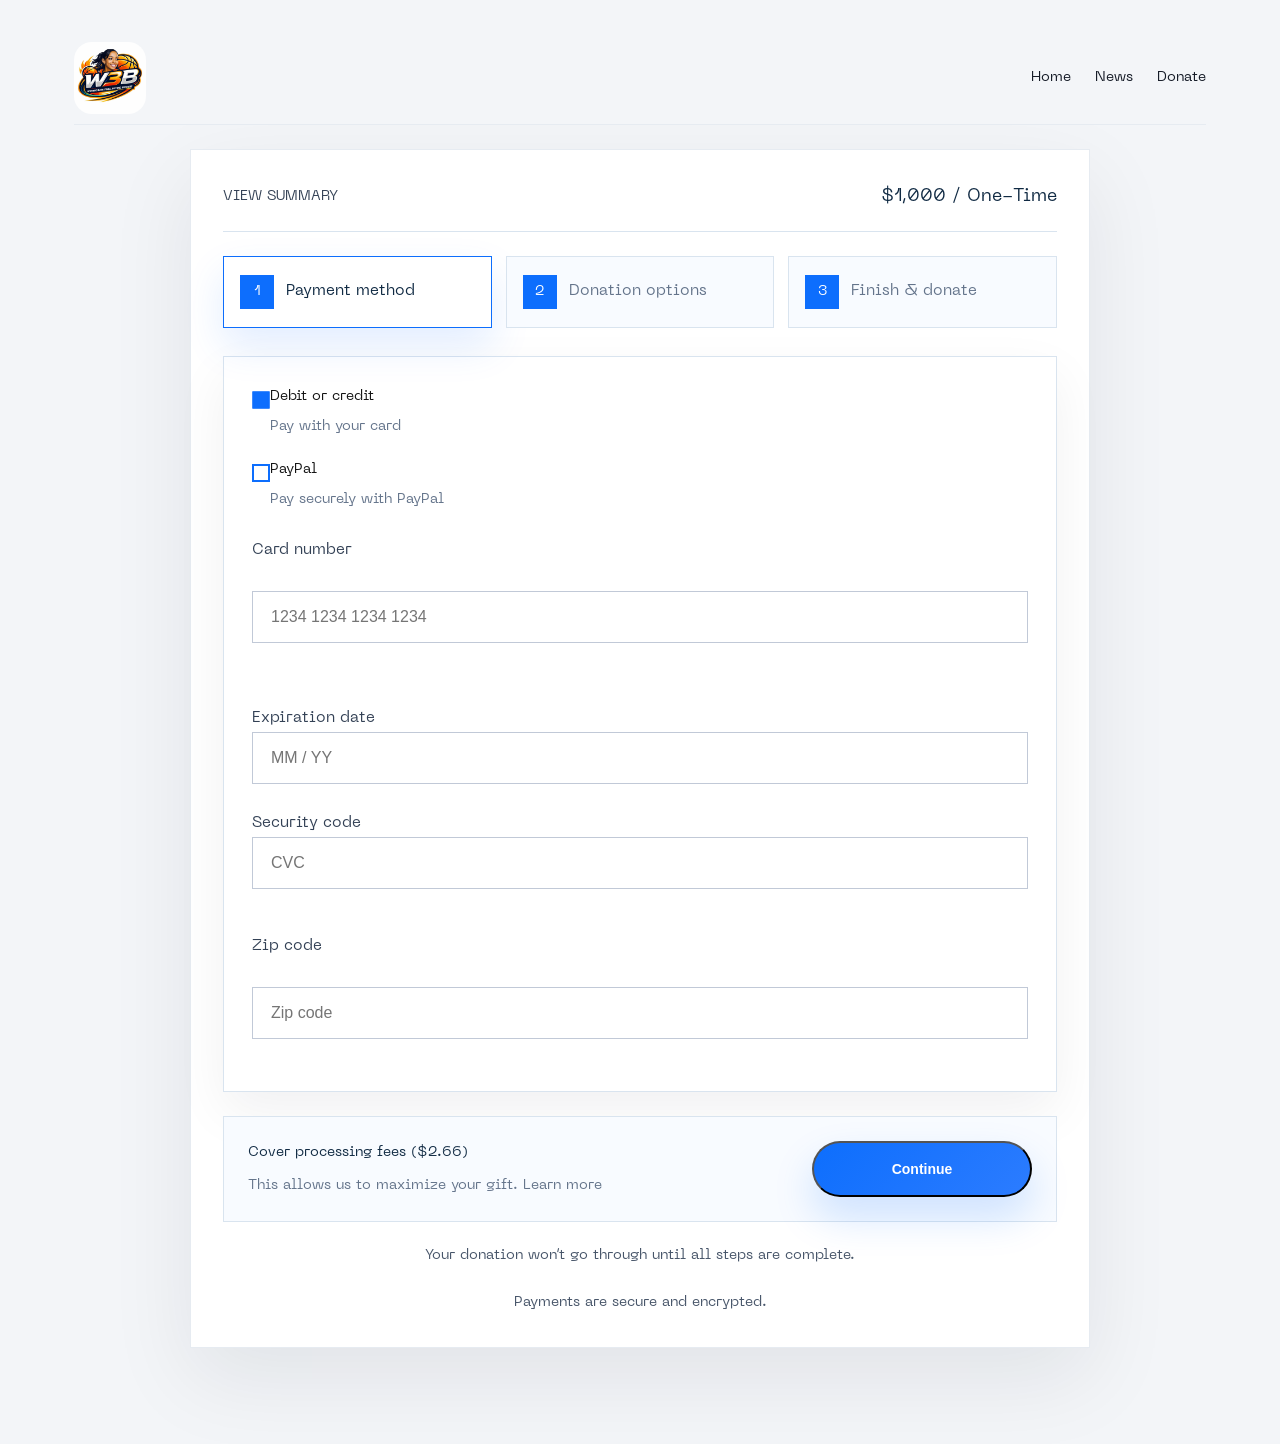
<file: donate-next.html>
<!DOCTYPE html>
<html lang="en">
  <head>
    <meta charset="UTF-8" />
    <meta name="viewport" content="width=device-width, initial-scale=1.0" />
    <title>Donate Checkout | W3B</title>
    <link rel="stylesheet" href="styles.css?v=20261028-3" />
  </head>
  <body>
    <div class="page-shell checkout-shell">
      <header class="site-header">
        <div class="brand">
          <img src="logo.png" alt="W3B logo" class="brand-logo" />
        </div>
        <nav class="site-nav">
          <a href="index.html">Home</a>
          <a href="news.html">News</a>
          <a href="donate.html">Donate</a>
        </nav>
      </header>

      <main>
        <section class="checkout-card">
          <div class="checkout-summary-top">
            <div class="summary-caption">View summary</div>
            <div class="summary-total" id="checkout-total"></div>
          </div>

          <div class="step-indicator">
            <div class="step active">
              <span>1</span>
              <p>Payment method</p>
            </div>
            <div class="step">
              <span>2</span>
              <p>Donation options</p>
            </div>
            <div class="step">
              <span>3</span>
              <p>Finish & donate</p>
            </div>
          </div>

          <div class="payment-card">
            <div class="payment-header">
              <button type="button" class="radio-option selected" id="card-method" aria-pressed="true">
                <div class="radio-circle"></div>
                <div>
                  <strong>Debit or credit</strong>
                  <div class="radio-caption">Pay with your card</div>
                </div>
              </button>
              <button type="button" class="radio-option" id="paypal-method" aria-pressed="false">
                <div class="radio-circle"></div>
                <div>
                  <strong>PayPal</strong>
                  <div class="radio-caption">Pay securely with PayPal</div>
                </div>
              </button>
            </div>

            <div id="card-fields" class="field-grid">
              <label class="input-label" for="card-number">Card number</label>
              <input class="input-control" id="card-number" type="text" placeholder="1234 1234 1234 1234" required />
              <span class="error-text" id="card-number-error"></span>

              <div class="card-row">
                <div class="card-half">
                  <label class="input-label" for="expiry-date">Expiration date</label>
                  <input class="input-control" id="expiry-date" type="text" placeholder="MM / YY" required />
                  <span class="error-text" id="expiry-date-error"></span>
                </div>
                <div class="card-half">
                  <label class="input-label" for="security-code">Security code</label>
                  <input class="input-control" id="security-code" type="text" placeholder="CVC" required />
                  <span class="error-text" id="security-code-error"></span>
                </div>
              </div>

              <label class="input-label" for="zip-code">Zip code</label>
              <input class="input-control" id="zip-code" type="text" placeholder="Zip code" />
            </div>

            <div id="paypal-panel" class="paypal-panel hidden">
              <div class="paypal-summary">
                <p class="paypal-heading">PayPal checkout</p>
                <p class="paypal-description">You’ll be redirected to PayPal to complete your donation securely.</p>
                <div class="paypal-cta">PayPal</div>
              </div>
            </div>
          </div>

          <div class="checkout-footer">
            <div class="checkout-note">
              <strong>Cover processing fees ($2.66)</strong>
              <p>This allows us to maximize your gift. Learn more</p>
            </div>
            <button id="continue-button" class="btn btn-primary btn-wide" type="button">Continue</button>
          </div>

          <p class="checkout-info">
            Your donation won’t go through until all steps are complete.
          </p>

          <p class="checkout-secure">Payments are secure and encrypted.</p>
        </section>
      </main>
    </div>

    <script>
      function formatNumber(value) {
        return new Intl.NumberFormat('en-US', { maximumFractionDigits: 2 }).format(value);
      }

      const targetUrl = 'https://fundraise.asyv.org/campaign/803534/donate';
      const params = new URLSearchParams(window.location.search);
      const amount = Number(params.get('amount')) || 1000;
      const currency = params.get('currency') || 'USD';
      const symbol = currency === 'USD' ? '$' : 'RWF ';
      const total = document.getElementById('checkout-total');
      const cardMethod = document.getElementById('card-method');
      const paypalMethod = document.getElementById('paypal-method');
      const cardFields = document.getElementById('card-fields');
      const paypalPanel = document.getElementById('paypal-panel');
      const continueButton = document.getElementById('continue-button');
      const cardNumber = document.getElementById('card-number');
      const expiryDate = document.getElementById('expiry-date');
      const securityCode = document.getElementById('security-code');
      const cardNumberError = document.getElementById('card-number-error');
      const expiryDateError = document.getElementById('expiry-date-error');
      const securityCodeError = document.getElementById('security-code-error');

      let selectedMethod = 'card';

      function updateMethod(method) {
        selectedMethod = method;
        const usingCard = method === 'card';
        cardMethod.classList.toggle('selected', usingCard);
        paypalMethod.classList.toggle('selected', !usingCard);
        cardMethod.setAttribute('aria-pressed', usingCard);
        paypalMethod.setAttribute('aria-pressed', !usingCard);
        cardFields.classList.toggle('hidden', !usingCard);
        paypalPanel.classList.toggle('hidden', usingCard);
        continueButton.textContent = usingCard ? 'Continue' : 'Continue with PayPal';
        continueButton.classList.toggle('btn-paypal', !usingCard);
        continueButton.classList.toggle('btn-primary', usingCard);
        clearErrors();
      }

      function clearErrors() {
        cardNumberError.textContent = '';
        expiryDateError.textContent = '';
        securityCodeError.textContent = '';
      }

      function validateCardFields() {
        let isValid = true;
        clearErrors();
        if (!cardNumber.value.trim()) {
          cardNumberError.textContent = 'Card number is required';
          isValid = false;
        }
        if (!expiryDate.value.trim()) {
          expiryDateError.textContent = 'Expiration date is required';
          isValid = false;
        }
        if (!securityCode.value.trim()) {
          securityCodeError.textContent = 'Security code is required';
          isValid = false;
        }
        return isValid;
      }

      function buildRedirectUrl() {
        const query = new URLSearchParams({
          currency,
          amount: String(amount),
          method: selectedMethod
        });
        return `${targetUrl}?${query.toString()}`;
      }

      cardMethod.addEventListener('click', () => updateMethod('card'));
      paypalMethod.addEventListener('click', () => updateMethod('paypal'));

      continueButton.addEventListener('click', () => {
        if (selectedMethod === 'card' && !validateCardFields()) {
          return;
        }
        window.location.href = buildRedirectUrl();
      });

      total.textContent = symbol + formatNumber(amount) + ' / One-Time';
    </script>
  </body>
</html>
</file>
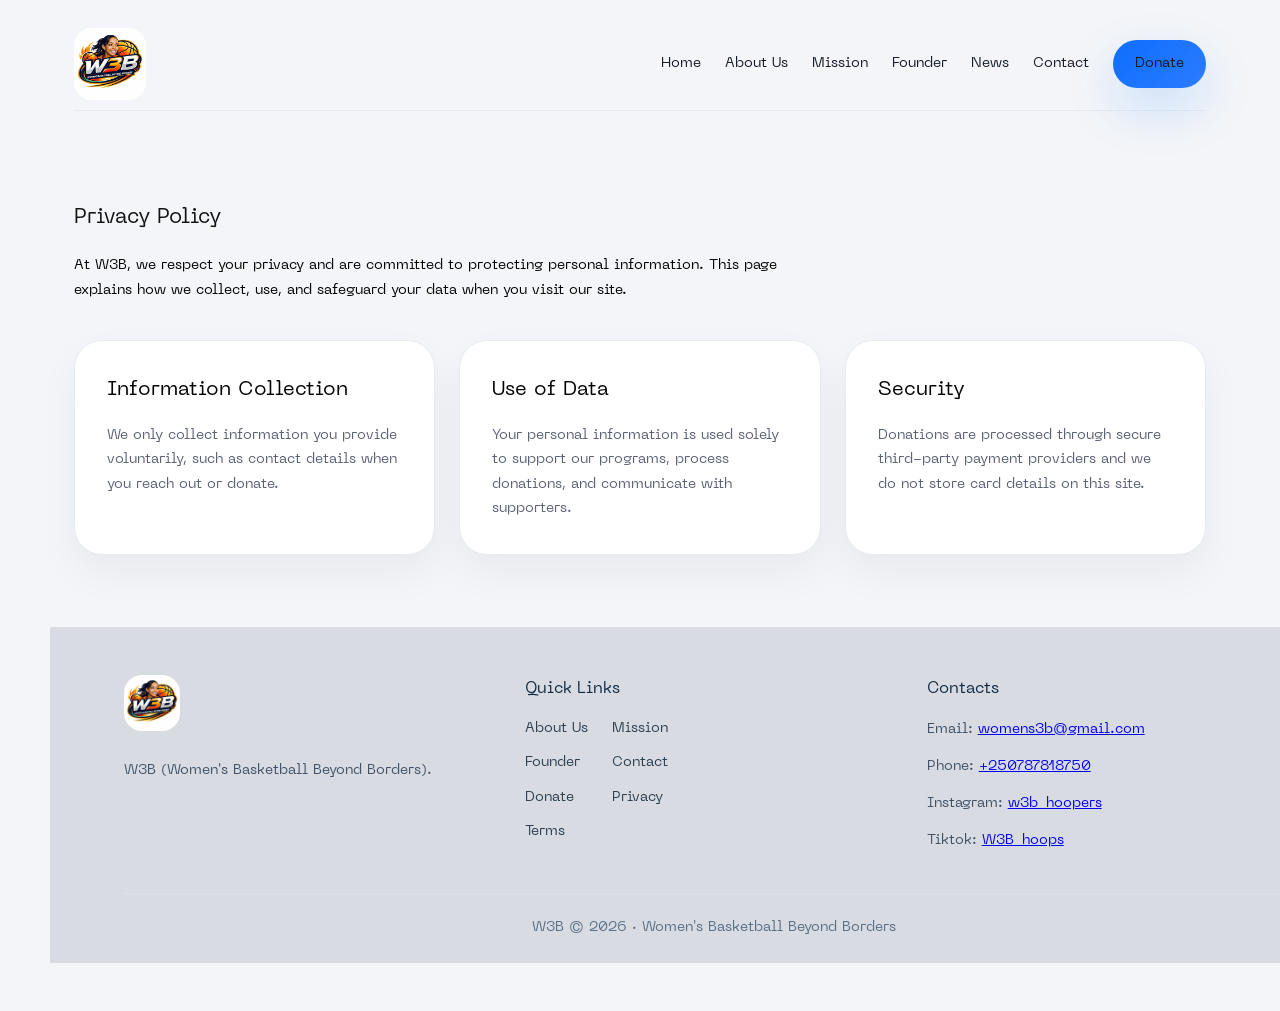
<file: privacy.html>
<!DOCTYPE html>
<html lang="en">
  <head>
    <meta charset="UTF-8" />
    <meta name="viewport" content="width=device-width, initial-scale=1.0" />
    <title>Privacy Policy | W3B</title>
    <meta name="description" content="Learn how W3B protects your privacy and handles donations safely." />
    <link rel="stylesheet" href="styles.css?v=20261028-3" />
  </head>
  <body>
    <div class="page-shell">
      <header class="site-header">
        <div class="brand">
          <img src="logo.png" alt="W3B logo" class="brand-logo" />
        </div>
        <nav class="site-nav">
          <a href="index.html">Home</a>
          <a href="index.html#history">About Us</a>
          <a href="index.html#mission">Mission</a>
          <a href="index.html#founder">Founder</a>
          <a href="news.html">News</a>
          <a href="index.html#contact">Contact</a>
          <a class="donate-link" href="donate.html">Donate</a>
        </nav>
      </header>

      <main>
        <section class="section">
          <div class="section-intro">
            <h1>Privacy Policy</h1>
            <p>
              At W3B, we respect your privacy and are committed to protecting personal information.
              This page explains how we collect, use, and safeguard your data when you visit our site.
            </p>
          </div>
          <div class="card-grid">
            <article class="card">
              <h3>Information Collection</h3>
              <p>
                We only collect information you provide voluntarily, such as contact details when you reach out or donate.
              </p>
            </article>
            <article class="card">
              <h3>Use of Data</h3>
              <p>
                Your personal information is used solely to support our programs, process donations, and communicate with supporters.
              </p>
            </article>
            <article class="card">
              <h3>Security</h3>
              <p>
                Donations are processed through secure third-party payment providers and we do not store card details on this site.
              </p>
            </article>
          </div>
        </section>
      </main>

      <footer class="footer">
        <div class="footer-inner">
          <div class="footer-col">
            <img src="logo.png" alt="W3B logo" class="footer-logo" />
            <p>
              W3B (Women's Basketball Beyond Borders).
            </p>
          </div>
          <div class="footer-col">
            <h3>Quick Links</h3>
            <nav class="footer-links">
              <a href="index.html#history">About Us</a>
              <a href="index.html#mission">Mission</a>
              <a href="index.html#founder">Founder</a>
              <a href="index.html#contact">Contact</a>
              <a href="donate.html">Donate</a>
              <a href="privacy.html">Privacy</a>
              <a href="terms.html">Terms</a>
            </nav>
          </div>
          <div class="footer-col">
            <h3>Contacts</h3>
            <p>Email: <a href="mailto:womens3b@gmail.com">womens3b@gmail.com</a></p>
            <p>Phone: <a href="tel:+250787818750">+250787818750</a></p>
            <p>Instagram: <a href="https://www.instagram.com/w3b_hoopers/" target="_blank" rel="noopener noreferrer">w3b_hoopers</a></p>
            <p>Tiktok: <a href="https://www.tiktok.com/@w3b_hoops?_r=1&_t=ZS-972pzNYmlSH" target="_blank" rel="noopener noreferrer">W3B_hoops</a></p>
          </div>
        </div>
        <p class="footer-note">W3B © 2026 · Women's Basketball Beyond Borders</p>
      </footer>
    </div>
  </body>
</html>
</file>
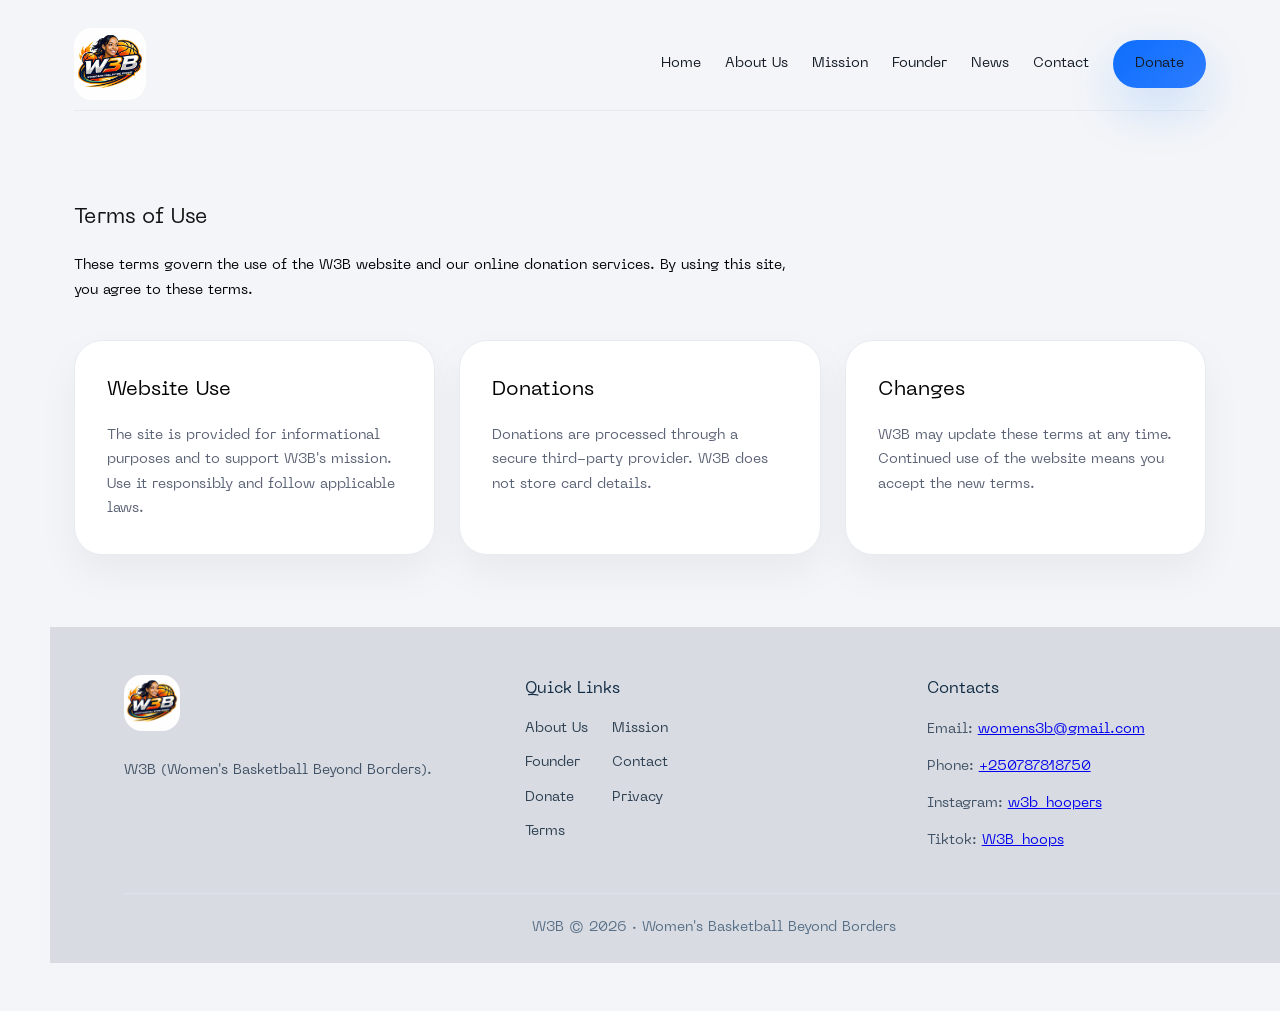
<file: terms.html>
<!DOCTYPE html>
<html lang="en">
  <head>
    <meta charset="UTF-8" />
    <meta name="viewport" content="width=device-width, initial-scale=1.0" />
    <title>Terms of Use | W3B</title>
    <meta name="description" content="Read the terms of use for W3B's site and donation platform." />
    <link rel="stylesheet" href="styles.css?v=20261028-3" />
  </head>
  <body>
    <div class="page-shell">
      <header class="site-header">
        <div class="brand">
          <img src="logo.png" alt="W3B logo" class="brand-logo" />
        </div>
        <nav class="site-nav">
          <a href="index.html">Home</a>
          <a href="index.html#history">About Us</a>
          <a href="index.html#mission">Mission</a>
          <a href="index.html#founder">Founder</a>
          <a href="news.html">News</a>
          <a href="index.html#contact">Contact</a>
          <a class="donate-link" href="donate.html">Donate</a>
        </nav>
      </header>

      <main>
        <section class="section">
          <div class="section-intro">
            <h1>Terms of Use</h1>
            <p>
              These terms govern the use of the W3B website and our online donation services.
              By using this site, you agree to these terms.
            </p>
          </div>
          <div class="card-grid">
            <article class="card">
              <h3>Website Use</h3>
              <p>
                The site is provided for informational purposes and to support W3B's mission.
                Use it responsibly and follow applicable laws.
              </p>
            </article>
            <article class="card">
              <h3>Donations</h3>
              <p>
                Donations are processed through a secure third-party provider. W3B does not store card details.
              </p>
            </article>
            <article class="card">
              <h3>Changes</h3>
              <p>
                W3B may update these terms at any time. Continued use of the website means you accept the new terms.
              </p>
            </article>
          </div>
        </section>
      </main>

      <footer class="footer">
        <div class="footer-inner">
          <div class="footer-col">
            <img src="logo.png" alt="W3B logo" class="footer-logo" />
            <p>
              W3B (Women's Basketball Beyond Borders).
            </p>
          </div>
          <div class="footer-col">
            <h3>Quick Links</h3>
            <nav class="footer-links">
              <a href="index.html#history">About Us</a>
              <a href="index.html#mission">Mission</a>
              <a href="index.html#founder">Founder</a>
              <a href="index.html#contact">Contact</a>
              <a href="donate.html">Donate</a>
              <a href="privacy.html">Privacy</a>
              <a href="terms.html">Terms</a>
            </nav>
          </div>
          <div class="footer-col">
            <h3>Contacts</h3>
            <p>Email: <a href="mailto:womens3b@gmail.com">womens3b@gmail.com</a></p>
            <p>Phone: <a href="tel:+250787818750">+250787818750</a></p>
            <p>Instagram: <a href="https://www.instagram.com/w3b_hoopers/" target="_blank" rel="noopener noreferrer">w3b_hoopers</a></p>
            <p>Tiktok: <a href="https://www.tiktok.com/@w3b_hoops?_r=1&_t=ZS-972pzNYmlSH" target="_blank" rel="noopener noreferrer">W3B_hoops</a></p>
          </div>
        </div>
        <p class="footer-note">W3B © 2026 · Women's Basketball Beyond Borders</p>
      </footer>
    </div>
  </body>
</html>
</file>
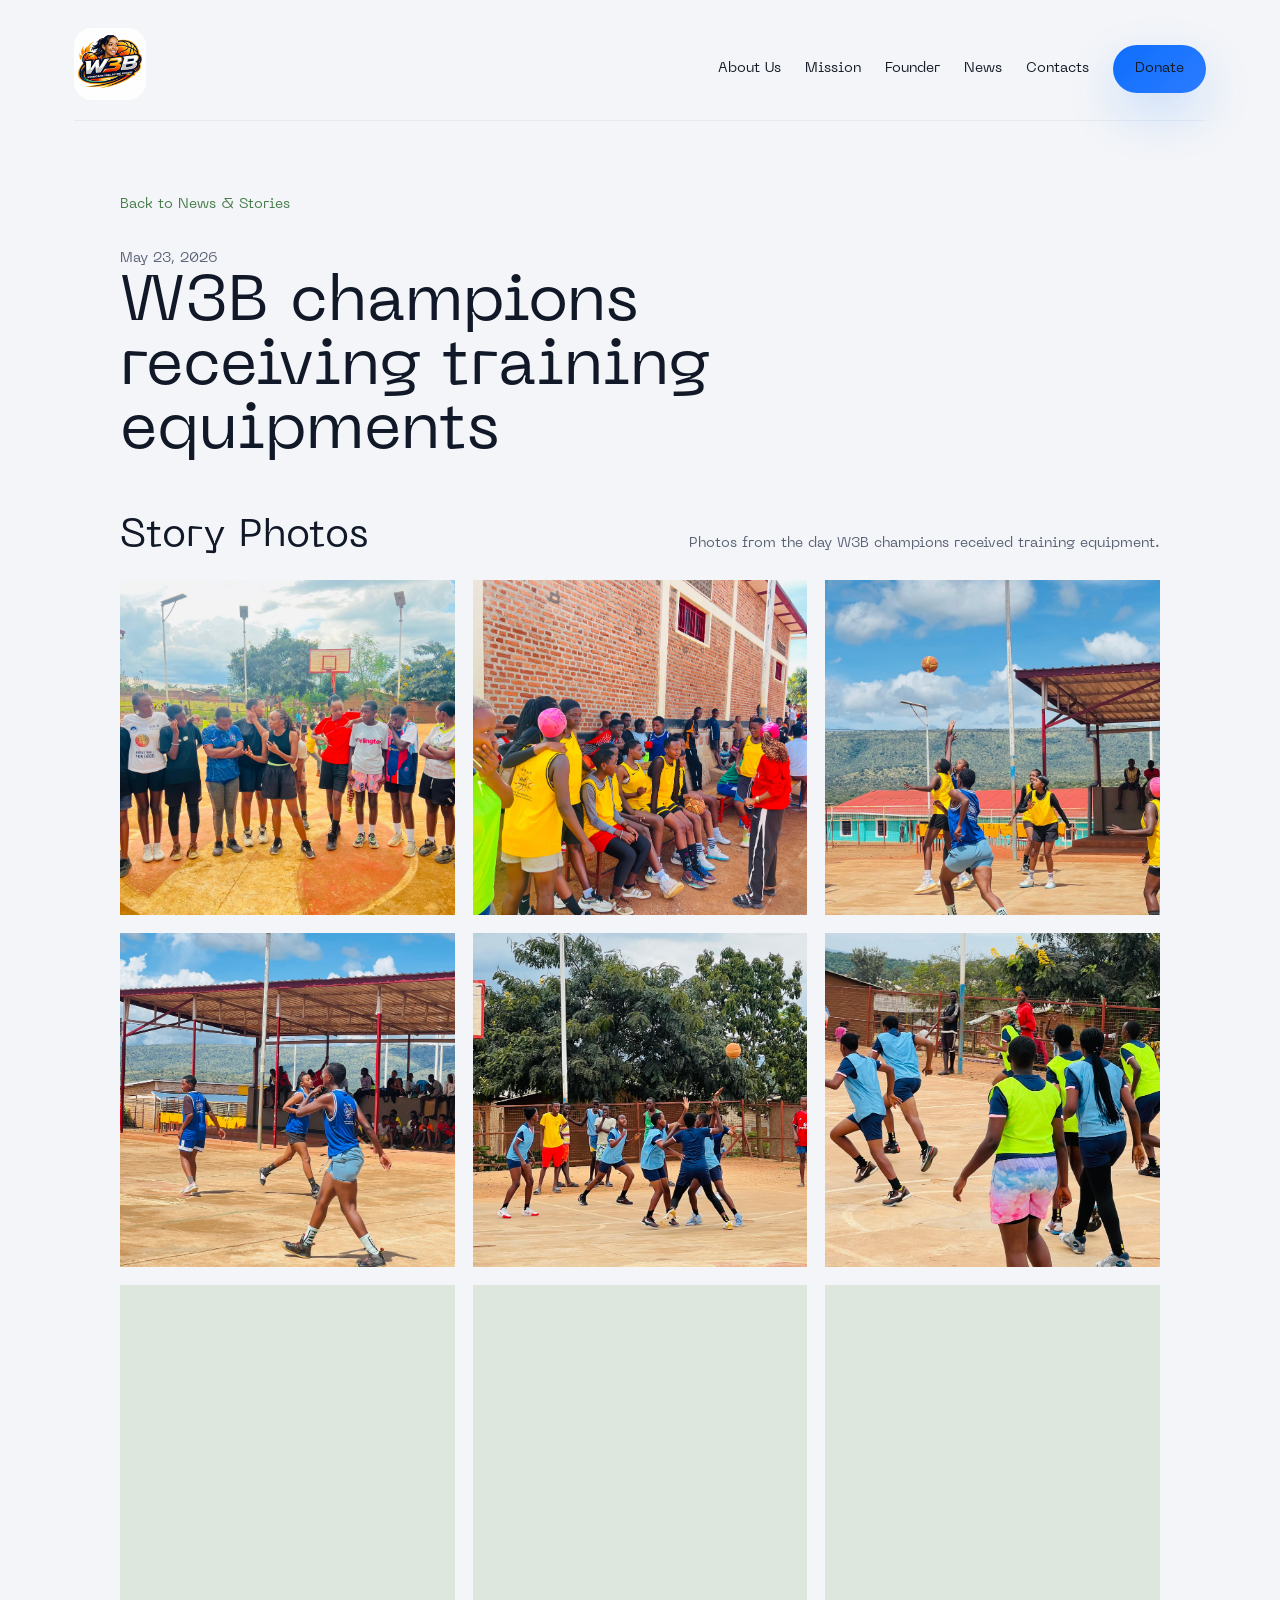
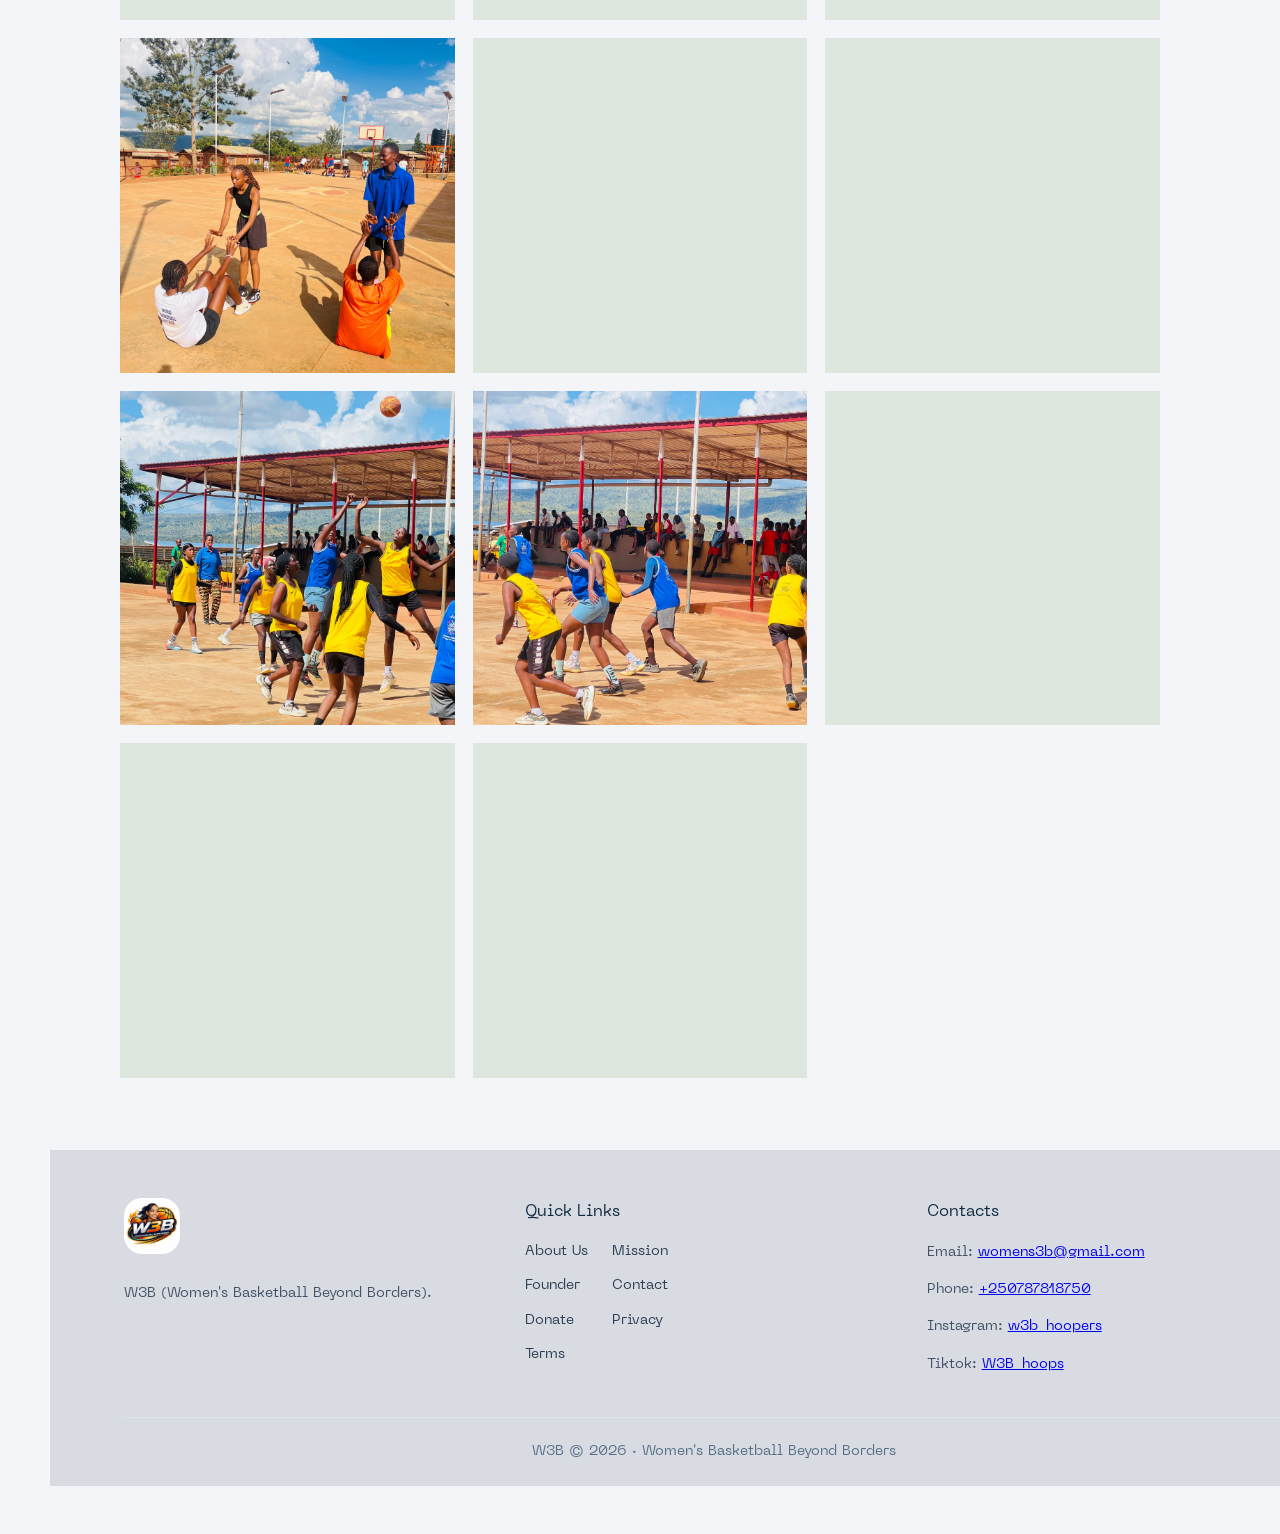
<file: news/post1.html>
<!DOCTYPE html>
<html lang="en">
  <head>
    <meta charset="utf-8" />
    <meta name="viewport" content="width=device-width,initial-scale=1" />
    <title>W3B Champions Receiving Training Equipments | W3B</title>
    <link rel="stylesheet" href="../styles.css" />
  </head>
  <body>
    <div class="page-shell">
      <header class="site-header">
        <div class="brand"><a href="../index.html"><img src="../logo.png" alt="W3B logo" class="brand-logo" /></a></div>
        <nav class="site-nav"><a href="../index.html#history">About Us</a><a href="../index.html#mission">Mission</a><a href="../index.html#founder">Founder</a><a href="../news.html">News</a><a href="../index.html#contact">Contacts</a><a class="donate-link" href="../donate.html">Donate</a></nav>
      </header>

      <main>
        <section class="story-detail section">
          <a class="back-link" href="../news.html">Back to News &amp; Stories</a>
          <div class="story-detail-header">
            <p class="story-detail-date">May 23, 2026</p>
            <h1>W3B champions receiving training equipments</h1>
            
          </div>

  
          <div class="story-article">
            
          </div>

          <div class="story-gallery-intro story-gallery-section">
            <h2>Story Photos</h2>
            <p>
              Photos from the day W3B champions received training equipment.
            </p>
          </div>

          <div id="training-equipment-gallery" class="story-gallery" aria-label="Photo gallery for W3B champions receiving training equipment"></div>
        </section>
      </main>

      <footer class="footer">
        <div class="footer-inner">
          <div class="footer-col"><img src="../logo.png" alt="W3B logo" class="footer-logo" /><p>W3B (Women's Basketball Beyond Borders).</p></div>
          <div class="footer-col"><h3>Quick Links</h3><nav class="footer-links"><a href="../index.html#history">About Us</a><a href="../index.html#mission">Mission</a><a href="../index.html#founder">Founder</a><a href="../index.html#contact">Contact</a><a href="../donate.html">Donate</a><a href="../privacy.html">Privacy</a><a href="../terms.html">Terms</a></nav></div>
          <div class="footer-col"><h3>Contacts</h3><p>Email: <a href="mailto:womens3b@gmail.com">womens3b@gmail.com</a></p><p>Phone: <a href="tel:+250787818750">+250787818750</a></p><p>Instagram: <a href="https://www.instagram.com/w3b_hoopers/" target="_blank" rel="noopener noreferrer">w3b_hoopers</a></p><p>Tiktok: <a href="https://www.tiktok.com/@w3b_hoops?_r=1&_t=ZS-972pzNYmlSH" target="_blank" rel="noopener noreferrer">W3B_hoops</a></p></div>
        </div>
        <p class="footer-note">W3B © 2026 · Women's Basketball Beyond Borders</p>
      </footer>
    </div>

    <script>
      const trainingEquipmentPhotos = [
        'WhatsApp Image 2026-05-26 at 15.09.27 (1).jpeg',
        'WhatsApp Image 2026-05-26 at 15.09.27 (2).jpeg',
        'WhatsApp Image 2026-05-26 at 15.09.27 (3).jpeg',
        'WhatsApp Image 2026-05-26 at 15.09.27 (4).jpeg',
        'WhatsApp Image 2026-05-26 at 15.09.28 (1).jpeg',
        'WhatsApp Image 2026-05-26 at 15.09.28 (2).jpeg',
        'WhatsApp Image 2026-05-26 at 15.09.28 (3).jpeg',
        'WhatsApp Image 2026-05-26 at 15.09.28.jpeg',
        'WhatsApp Image 2026-05-26 at 15.09.29 (1).jpeg',
        'WhatsApp Image 2026-05-26 at 15.09.29 (2).jpeg',
        'WhatsApp Image 2026-05-26 at 15.09.29 (3).jpeg',
        'WhatsApp Image 2026-05-26 at 15.09.29 (4).jpeg',
        'WhatsApp Image 2026-05-26 at 15.09.30 (2).jpeg',
        'WhatsApp Image 2026-05-26 at 15.09.30 (3).jpeg',
        'WhatsApp Image 2026-05-26 at 15.09.30 (4).jpeg',
        'WhatsApp Image 2026-05-26 at 15.09.30 (5).jpeg',
        'WhatsApp Image 2026-05-26 at 15.09.31.jpeg'
      ];
      const equipmentGallery = document.getElementById('training-equipment-gallery');

      trainingEquipmentPhotos.forEach((file, index) => {
        const figure = document.createElement('figure');
        const image = document.createElement('img');
        image.src = '../story-photos/training-equipment/' + file;
        image.alt = 'W3B champions receiving training equipment photo ' + (index + 1);
        image.loading = 'lazy';
        image.decoding = 'async';
        figure.appendChild(image);
        equipmentGallery.appendChild(figure);
      });
    </script>
  </body>
</html>
</file>
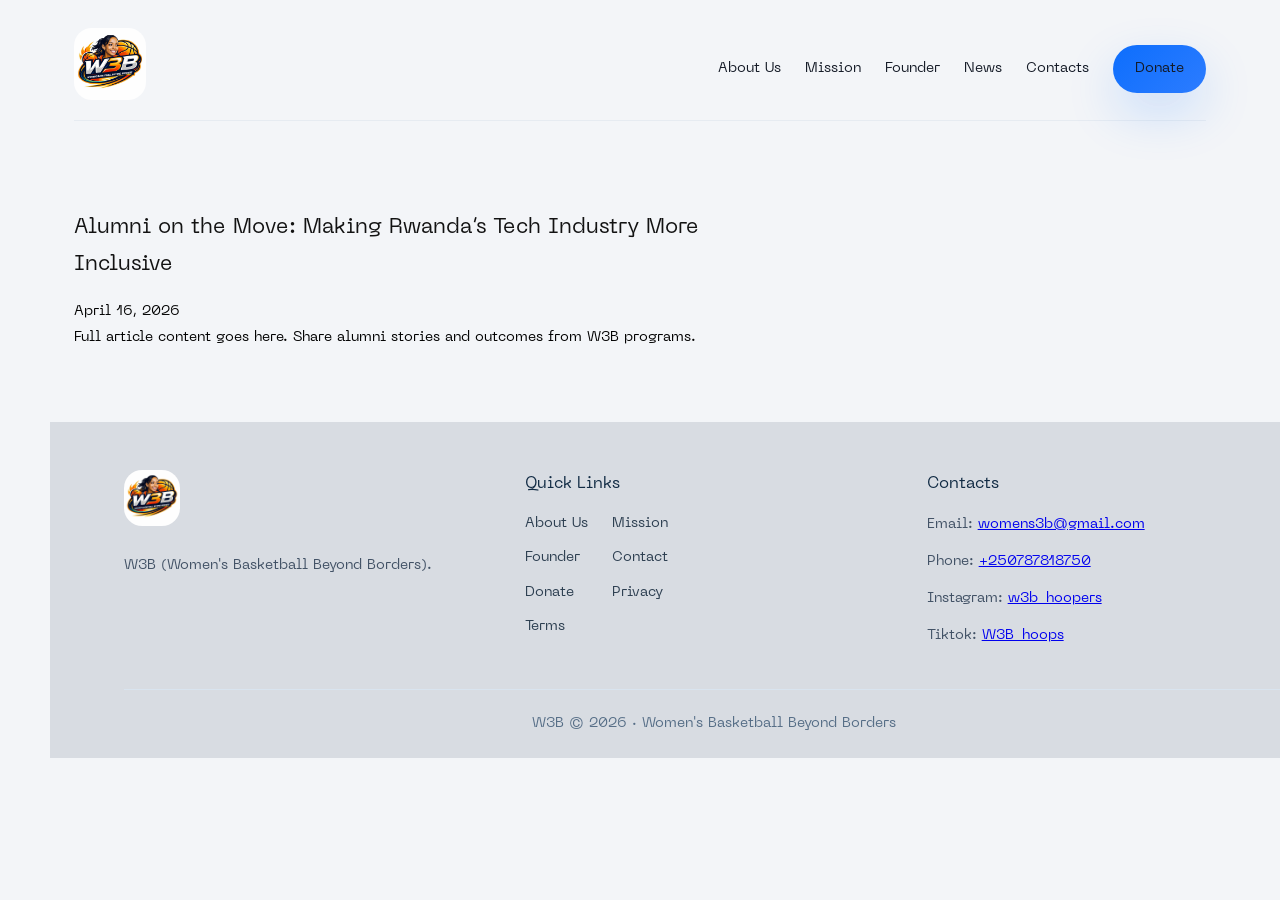
<file: news/post3.html>
<!DOCTYPE html>
<html lang="en">
  <head>
    <meta charset="utf-8" />
    <meta name="viewport" content="width=device-width,initial-scale=1" />
    <title>Alumni on the Move | W3B</title>
    <link rel="stylesheet" href="../styles.css" />
  </head>
  <body>
    <div class="page-shell">
      <header class="site-header">
        <div class="brand"><a href="../index.html"><img src="../logo.png" alt="W3B logo" class="brand-logo" /></a></div>
        <nav class="site-nav"><a href="../index.html#history">About Us</a><a href="../index.html#mission">Mission</a><a href="../index.html#founder">Founder</a><a href="../news.html">News</a><a href="../index.html#contact">Contacts</a><a class="donate-link" href="../donate.html">Donate</a></nav>
      </header>

      <main>
        <section class="section">
          <div class="section-intro">
            <h1>Alumni on the Move: Making Rwanda’s Tech Industry More Inclusive</h1>
            <p class="muted">April 16, 2026</p>
            <p>Full article content goes here. Share alumni stories and outcomes from W3B programs.</p>
          </div>
        </section>
      </main>

      <footer class="footer">
        <div class="footer-inner">
          <div class="footer-col"><img src="../logo.png" alt="W3B logo" class="footer-logo" /><p>W3B (Women's Basketball Beyond Borders).</p></div>
          <div class="footer-col"><h3>Quick Links</h3><nav class="footer-links"><a href="../index.html#history">About Us</a><a href="../index.html#mission">Mission</a><a href="../index.html#founder">Founder</a><a href="../index.html#contact">Contact</a><a href="../donate.html">Donate</a><a href="../privacy.html">Privacy</a><a href="../terms.html">Terms</a></nav></div>
          <div class="footer-col"><h3>Contacts</h3><p>Email: <a href="mailto:womens3b@gmail.com">womens3b@gmail.com</a></p><p>Phone: <a href="tel:+250787818750">+250787818750</a></p><p>Instagram: <a href="https://www.instagram.com/w3b_hoopers/" target="_blank" rel="noopener noreferrer">w3b_hoopers</a></p><p>Tiktok: <a href="https://www.tiktok.com/@w3b_hoops?_r=1&_t=ZS-972pzNYmlSH" target="_blank" rel="noopener noreferrer">W3B_hoops</a></p></div>
        </div>
        <p class="footer-note">W3B © 2026 · Women's Basketball Beyond Borders</p>
      </footer>
    </div>
  </body>
</html>
</file>
<file: styles.css>
@font-face {
  font-family: "Neue Machina";
  src: url("fonts/Neue Machina Regular 400.otf") format("opentype");
  font-weight: 400 800;
  font-style: normal;
  font-display: swap;
}

:root {
  color-scheme: light;
  font-family: "Neue Machina", Inter, "Helvetica Neue", Arial, sans-serif;
  background-color: #f3f5f8;
  color: #121212;
  line-height: 1.75;
}

* {
  box-sizing: border-box;
}

html,
body {
  margin: 0;
  min-height: 100%;
}

body {
  background: #f3f5f8;
  font-size: 0.875rem;
}

h1,
h2,
h3,
h4,
h5,
h6 {
  margin-bottom: 1rem;
}

p {
  margin-bottom: 1.35rem;
}

p,
.site-nav a,
.donate-link,
.btn,
.eyebrow,
.section-intro p,
.vision-block p,
.card p,
.story-card p,
.news-overview .news-meta,
.news-page-header p,
.news-filters a,
.news-status,
.news-empty,
.news-card-category,
.news-card-excerpt,
.news-card time,
.footer,
.footer a,
label,
input,
select,
textarea,
button {
  font-size: 0.875rem;
}

.page-shell {
  max-width: 1180px;
  margin: 0 auto;
  padding: 0 24px 48px;
}

.site-header {
  display: flex;
  justify-content: space-between;
  align-items: center;
  gap: 24px;
  padding: 28px 0 10px;
  position: sticky;
  top: 0;
  background: rgba(243, 245, 248, 0.96);
  backdrop-filter: blur(16px);
  z-index: 20;
  border-bottom: 1px solid #e6ebf1;
}

.brand {
  display: flex;
  align-items: center;
}

.brand-logo {
  width: 72px;
  height: auto;
  border-radius: 18px;
}

.site-nav {
  display: flex;
  gap: 24px;
  flex-wrap: wrap;
  align-items: center;
}

.site-nav a {
  color: #141a26;
  text-decoration: none;
  font-weight: 600;
  font-size: 0.94rem;
}

.site-nav a:hover {
  color: #1158d1;
}

.donate-link {
  display: inline-flex;
  align-items: center;
  justify-content: center;
  padding: 12px 22px;
  border-radius: 999px;
  background: linear-gradient(135deg, #0d6efd 0%, #2c7cff 100%);
  color: #ffffff;
  font-weight: 700;
  box-shadow: 0 20px 50px rgba(13, 110, 253, 0.18);
}

.hero {
  position: relative;
  display: flex;
  align-items: center;
  padding: 90px 0 80px;
  min-height: 700px;
  width: 100vw;
  max-width: 100vw;
  left: 50%;
  transform: translateX(-50%);
  background-image: linear-gradient(180deg, rgba(2, 14, 40, 0.52), rgba(13, 68, 176, 0.24)), url("hero.png");
  background-size: cover;
  background-position: center;
  color: #ffffff;
  overflow: hidden;
}

.hero::before {
  content: "";
  position: absolute;
  inset: 0;
  background: linear-gradient(180deg, rgba(1, 10, 29, 0.34), rgba(2, 21, 51, 0.28));
  pointer-events: none;
}

.hero-copy {
  max-width: none;
  width: 100%;
  padding: 0 24px;
  z-index: 1;
}

.eyebrow {
  margin: 0 0 12px;
  color: rgba(255, 255, 255, 0.85);
  letter-spacing: 0.24em;
  text-transform: uppercase;
  font-size: 0.82rem;
  font-weight: 700;
}

.hero h1 {
  margin: 0 0 48px;
  font-size: clamp(3rem, 4vw, 4.8rem);
  line-height: 0.95;
  color: #ffffff;
  text-shadow: 0 24px 40px rgba(0, 0, 0, 0.35);
}

/* Make hero heading more balanced on small screens */
@media (max-width: 640px) {
  .hero h1 {
    font-size: clamp(1.8rem, 6vw, 2.6rem);
    margin-bottom: 28px;
  }
  .hero p {
    font-size: 0.95rem;
  }
  .hero-actions {
    flex-direction: column;
    gap: 12px;
    margin-top: 36px;
    align-items: stretch;
  }
  .hero-actions .btn {
    width: 100%;
    min-width: unset;
    padding: 16px 20px;
    font-size: 1rem;
  }
}

.hero p {
  margin: 0 0 36px;
  max-width: 680px;
  color: rgba(255, 255, 255, 0.92);
  font-size: 0.98rem;
  text-shadow: 0 10px 24px rgba(0, 0, 0, 0.18);
}

.donate-hero {
  position: relative;
  display: block;
  padding: 80px 24px;
  min-height: auto;
  width: auto;
  max-width: 1180px;
  left: auto;
  transform: none;
  background: #ffffff;
  color: #0f172a;
  box-shadow: none;
}

.donate-hero::before {
  background: none;
}

.donate-hero .hero-copy {
  max-width: 760px;
  padding: 0;
}

.donate-hero .eyebrow {
  color: #0d6efd;
}

.donate-hero h1 {
  color: #0f172a;
  text-shadow: none;
  font-size: clamp(3rem, 4vw, 4.8rem);
}

.donate-hero p {
  color: #334155;
  text-shadow: none;
  margin-top: 20px;
}

.donate-grid {
  display: grid;
  grid-template-columns: 1.05fr 0.95fr;
  gap: 32px;
  margin-top: 32px;
  align-items: start;
}

.donate-image {
  width: 100%;
  border-radius: 0;
  box-shadow: 0 30px 70px rgba(15, 23, 42, 0.12);
}

.donate-highlight {
  margin-top: 24px;
  padding: 24px;
  background: #f8fbff;
  border: 1px solid #d9e4ef;
  border-radius: 24px;
}

.donate-highlight h2 {
  margin: 0 0 14px;
  font-size: 1.25rem;
}

@media (max-width: 1040px) {
  .donate-grid {
    grid-template-columns: 1fr;
  }
}

.hero-actions {
  display: flex;
  gap: 16px;
  margin-top: 90px;
  flex-wrap: wrap;
}

.btn {
  display: inline-flex;
  align-items: center;
  justify-content: center;
  min-width: 160px;
  padding: 16px 26px;
  border-radius: 999px;
  text-decoration: none;
  font-weight: 700;
  transition: all 0.24s ease;
}

.btn:hover {
  transform: translateY(-2px);
}

.btn-primary {
  background: linear-gradient(135deg, #0d6efd 0%, #2c7cff 100%);
  color: #ffffff;
  box-shadow: 0 20px 40px rgba(13, 110, 253, 0.18);
}

.btn-secondary {
  background: #ffffff;
  color: #0f1d40;
  border: 1px solid #ccd7e8;
}


.stats {
  padding: 64px 0;
}

.stats h2 {
  margin: 0 0 28px;
  font-size: clamp(2.4rem, 3vw, 3.4rem);
  line-height: 1.05;
}

.metrics {
  display: grid;
  grid-template-columns: repeat(4, minmax(200px, 1fr));
  gap: 20px;
}

.metric-card {
  background: #ffffff;
  border: 1px solid #e6ebf1;
  border-radius: 26px;
  padding: 32px;
  box-shadow: 0 18px 40px rgba(15, 23, 42, 0.05);
}

.metric-card strong {
  display: block;
  font-size: 2.6rem;
  color: #111827;
  margin-bottom: 12px;
}

.metric-card span {
  color: #556074;
  font-size: 0.98rem;
  line-height: 1.7;
}

.section {
  padding: 72px 0;
}

.section.light {
  background: #ffffff;
  border-radius: 36px;
  padding: 64px 36px;
}

.programs-section {
  padding: 64px 36px;
  border-radius: 36px;
  margin-bottom: 24px;
  background: #eaf1ff;
}

.program-grid {
  grid-template-columns: repeat(2, minmax(0, 1fr));
}

.section-intro {
  max-width: 720px;
}

.news-overview .section-intro {
  text-align: center;
  margin-left: auto;
  margin-right: auto;
}

.news-overview .card-grid {
  display: grid;
  grid-template-columns: repeat(auto-fit, minmax(320px, 1fr));
  gap: 36px;
  justify-content: center;
  max-width: 960px;
  margin: 0 auto;
}

.news-overview .news-summary {
  background: transparent;
  border: none;
  padding: 0;
  box-shadow: none;
}

.news-overview .news-image {
  width: 100%;
  height: 260px;
  object-fit: cover;
  border-radius: 0;
  display: block;
  margin-bottom: 18px;
}

.news-overview .news-link {
  text-decoration: none;
  color: #111827;
}

.news-overview .news-link:hover {
  color: #0d6efd;
}

.news-overview .news-link h3 {
  margin: 0 0 10px;
  font-size: 1.25rem;
}

.news-overview .news-meta {
  margin: 0 0 12px;
  color: #556074;
  font-size: 0.95rem;
}

.achievements-section {
  padding: 64px 36px;
  border-radius: 36px;
  background: #ffffff;
}

.achievements-section .section-intro {
  max-width: 760px;
  margin: 0 auto 36px;
  text-align: center;
}

.achievements-section .eyebrow {
  margin-bottom: 10px;
  color: #0d6efd;
  font-size: 0.75rem;
  letter-spacing: 0.16em;
}

.achievements-section h2 {
  margin: 0 0 14px;
  font-size: clamp(2rem, 4vw, 3rem);
  line-height: 1.1;
}

.achievements-section .section-intro p:last-child {
  color: #556074;
}

.achievement-number {
  display: block;
  margin-bottom: 20px;
  color: #0d6efd;
  font-size: clamp(2.5rem, 4vw, 3.5rem);
  font-weight: 800;
  line-height: 1;
}

.achievement-feature-wrap {
  max-width: 900px;
  margin: 0 auto;
}

.achievement-feature-card {
  display: grid;
  grid-template-columns: minmax(260px, 0.72fr) minmax(0, 1.28fr);
  align-items: stretch;
  overflow: hidden;
  border: 1px solid #e1e7f0;
  border-radius: 8px;
  background: #ffffff;
  box-shadow: 0 24px 60px rgba(15, 23, 42, 0.08);
}

.achievement-feature-image {
  display: block;
  width: 100%;
  height: auto;
  grid-column: 1;
  grid-row: 1;
  align-self: center;
  object-fit: contain;
}

.achievement-feature-copy {
  display: flex;
  flex-direction: column;
  justify-content: center;
  gap: 12px;
  grid-column: 2;
  grid-row: 1;
  padding: 36px 42px;
}

.achievement-feature-copy h3 {
  margin: 0;
  font-size: clamp(1.45rem, 2.5vw, 2rem);
  line-height: 1.15;
}

.achievement-feature-copy p {
  margin: 0;
  color: #556074;
}

.achievement-feature-kicker {
  color: #0d6efd !important;
  font-size: 0.72rem;
  font-weight: 700;
  letter-spacing: 0.12em;
  line-height: 1.5;
  text-transform: uppercase;
}

.achievement-more-wrap {
  display: flex;
  justify-content: flex-end;
  margin-top: 24px;
}

.achievement-page {
  width: 100vw;
  max-width: 100vw;
  margin-left: 50%;
  padding: 72px 24px 92px;
  transform: translateX(-50%);
  background: #f2f4f8;
}

.achievement-page-container {
  max-width: 1120px;
  margin: 0 auto;
}

.achievement-page-header {
  max-width: 760px;
  margin: 0 auto 48px;
  text-align: center;
}

.achievement-page-header .eyebrow {
  margin: 0 0 14px;
  color: #0d6efd;
  font-size: 0.75rem;
  letter-spacing: 0.16em;
}

.achievement-page-header h1 {
  margin: 0 0 16px;
  font-size: clamp(2.6rem, 5vw, 4.5rem);
  line-height: 1;
}

.achievement-page-header > p:last-child {
  margin: 0;
  color: #556074;
  font-size: 1rem;
}

.achievement-list {
  display: grid;
  grid-template-columns: 1fr;
  gap: 22px;
  max-width: 960px;
  margin: 0 auto;
}

.achievement-detail-card {
  display: grid;
  grid-template-columns: minmax(220px, 0.72fr) 1.28fr;
  align-items: center;
  padding: 0;
  border: 1px solid #e4e8ef;
  border-radius: 8px;
  background: #ffffff;
  overflow: hidden;
}

.achievement-detail-image {
  display: block;
  width: 100%;
  height: 100%;
  min-height: 230px;
  max-height: 320px;
  background: #f2f4f8;
  object-fit: contain;
  object-position: center;
}

.achievement-detail-copy {
  padding: 24px;
}

.achievement-detail-card h2 {
  margin: 0 0 12px;
  font-size: 1.35rem;
  line-height: 1.3;
}

.achievement-detail-card p:last-child {
  margin: 0;
  color: #556074;
}

@media (max-width: 760px) {
  .programs-section {
    padding: 48px 24px;
  }

  .program-grid {
    grid-template-columns: 1fr;
  }

  .achievements-section {
    padding: 48px 24px;
  }

  .achievement-feature-card {
    grid-template-columns: 1fr;
  }

  .achievement-feature-image {
    grid-column: 1;
    grid-row: 1;
    max-height: 420px;
    margin: 0 auto;
    object-fit: contain;
  }

  .achievement-feature-copy {
    grid-column: 1;
    grid-row: 2;
    padding: 28px;
  }

  .achievement-more-wrap {
    justify-content: center;
  }

  .achievement-list {
    grid-template-columns: 1fr;
  }

  .achievement-detail-card {
    grid-template-columns: 1fr;
  }

  .achievement-detail-image {
    height: 280px;
    min-height: 0;
    max-height: none;
  }
}

@media (max-width: 900px) {
  .news-overview .card-grid {
    grid-template-columns: 1fr;
  }
}

.news-page {
  width: 100vw;
  max-width: 100vw;
  margin-left: 50%;
  padding: 72px 24px 92px;
  transform: translateX(-50%);
  background: #eef2ec;
  font-family: "Neue Machina", Inter, "Helvetica Neue", Arial, sans-serif;
}

.news-container {
  max-width: 1180px;
  margin: 0 auto;
}

.news-page-header {
  max-width: 760px;
  margin: 0 auto 34px;
  text-align: center;
}

.news-page-header h1 {
  margin: 0 0 18px;
  color: #111827;
  font-size: clamp(3rem, 6vw, 5.25rem);
  line-height: 0.98;
  letter-spacing: 0;
}

.news-page-header p {
  margin: 0;
  color: #596174;
  font-size: 1.1rem;
  line-height: 1.75;
}

.news-filters {
  display: flex;
  justify-content: center;
  gap: 12px;
  flex-wrap: wrap;
  margin-bottom: 56px;
}

.news-filters a {
  display: inline-flex;
  align-items: center;
  min-height: 42px;
  padding: 10px 18px;
  border: 1px solid #cfd9cf;
  border-radius: 999px;
  color: #344233;
  background: rgba(255, 255, 255, 0.62);
  font-size: 0.92rem;
  font-weight: 700;
  text-decoration: none;
  transition: background 300ms ease, border-color 300ms ease, color 300ms ease;
}

.news-filters a:hover,
.news-filters a:focus-visible,
.news-filters .active {
  border-color: #477b4a;
  background: #477b4a;
  color: #ffffff;
}

.news-status,
.news-empty {
  margin: 0 auto 32px;
  max-width: 620px;
  color: #596174;
  text-align: center;
}

.news-masonry {
  display: grid;
  grid-template-columns: repeat(2, minmax(0, 1fr));
  gap: 40px;
  align-items: start;
}

.news-card {
  break-inside: avoid;
}

.news-card-link {
  display: flex;
  min-height: 100%;
  flex-direction: column;
  color: inherit;
  text-decoration: none;
  transition: transform 300ms ease;
}

.news-card-link:hover,
.news-card-link:focus-visible {
  transform: translateY(-8px);
}

.news-card-image {
  display: block;
  width: 100%;
  aspect-ratio: 1.55;
  margin-bottom: 22px;
  overflow: hidden;
  background: #dde7dd;
}

.news-card-tall .news-card-image {
  aspect-ratio: 1.32;
}

.news-card-image img {
  display: block;
  width: 100%;
  height: 100%;
  border-radius: 0;
  object-fit: cover;
  transition: transform 300ms ease;
}

.news-card-link:hover img,
.news-card-link:focus-visible img {
  transform: scale(1.045);
}

.news-card-body {
  display: flex;
  flex-direction: column;
  gap: 13px;
}

.news-card-category {
  color: #477b4a;
  font-size: 0.78rem;
  font-weight: 800;
  letter-spacing: 0.08em;
  text-transform: uppercase;
}

.news-card h2 {
  margin: 0;
  color: #141a26;
  font-size: clamp(1.55rem, 2.2vw, 2.05rem);
  font-weight: 800;
  line-height: 1.16;
  transition: color 300ms ease;
}

.news-card-link:hover h2,
.news-card-link:focus-visible h2 {
  color: #477b4a;
}

.news-card-excerpt {
  display: block;
  color: #596174;
  font-size: 1.05rem;
  line-height: 1.72;
}

.news-card time {
  display: block;
  margin-top: auto;
  color: #8a9388;
  font-size: 0.92rem;
  line-height: 1.4;
}

.story-detail {
  max-width: 1040px;
  margin: 0 auto;
}

.back-link {
  display: inline-flex;
  margin-bottom: 30px;
  color: #477b4a;
  font-weight: 800;
  text-decoration: none;
}

.back-link:hover,
.back-link:focus-visible {
  color: #0d6efd;
}

.story-detail-header {
  max-width: 820px;
  margin-bottom: 34px;
}

.story-detail-date {
  margin: 0 0 12px;
  color: #8a9388;
  font-weight: 700;
}

.story-detail-header h1 {
  margin: 0 0 20px;
  color: #111827;
  font-size: clamp(2.7rem, 5vw, 4.8rem);
  line-height: 1;
  letter-spacing: 0;
}

.story-detail-header p {
  margin: 0;
  max-width: 740px;
  color: #596174;
  line-height: 1.75;
}

.story-article {
  max-width: 820px;
  margin: 0 auto;
}

.story-article p {
  margin: 0 0 22px;
  color: #2f3a4a;
  line-height: 1.85;
}

.story-hero-image,
.story-gallery figure {
  margin: 0;
  overflow: hidden;
  background: #dde7dd;
}

.story-hero-image {
  max-width: 760px;
  aspect-ratio: 1.7;
  margin: 0 auto 54px;
}

.story-hero-image img,
.story-gallery img {
  display: block;
  width: 100%;
  height: 100%;
  object-fit: cover;
}

.story-gallery-intro {
  display: flex;
  justify-content: space-between;
  gap: 32px;
  align-items: end;
  margin-bottom: 24px;
}

.story-gallery-section {
  margin-top: 54px;
}

.story-gallery-intro h2 {
  margin: 0;
  color: #111827;
  font-size: clamp(2rem, 3vw, 3rem);
  line-height: 1;
}

.story-gallery-intro p {
  margin: 0;
  max-width: 520px;
  color: #596174;
  line-height: 1.7;
}

.story-video {
  max-width: 920px;
  margin: 0 auto;
  background: #000000;
}

.story-video video {
  display: block;
  width: 100%;
  max-height: 720px;
  background: #000000;
}

.story-gallery {
  display: grid;
  grid-template-columns: repeat(3, minmax(0, 1fr));
  gap: 18px;
}

.story-gallery figure {
  aspect-ratio: 1;
}

@media (max-width: 767px) {
  .news-masonry {
    grid-template-columns: 1fr;
  }

  .news-page {
    padding: 52px 20px 72px;
  }

  .news-page-header {
    margin-bottom: 28px;
    text-align: left;
  }

  .news-page-header h1 {
    font-size: clamp(2.5rem, 12vw, 3.6rem);
  }

  .news-filters {
    justify-content: flex-start;
    margin-bottom: 42px;
  }

  .story-detail-header h1 {
    font-size: clamp(2.35rem, 11vw, 3.4rem);
  }

  .story-hero-image {
    aspect-ratio: 1.2;
  }

  .story-gallery-intro {
    display: block;
  }

  .story-gallery-intro h2 {
    margin-bottom: 14px;
  }

  .story-gallery {
    grid-template-columns: repeat(2, minmax(0, 1fr));
  }
}

@media (max-width: 520px) {
  .story-gallery {
    grid-template-columns: 1fr;
  }
}

.section-intro h2 {
  margin: 0 0 18px;
  font-size: clamp(2rem, 2.6vw, 3rem);
  color: #000;
}

.section-intro p,
.vision-block h3,
.vision-block p,
.card h3,
.card p,
.story-card h3,
.story-card p {
  color: #000;
}

.section-intro p {
  margin: 0;
  font-size: 1rem;
  line-height: 1.8;
}

.vision-block {
  margin-top: 36px;
}

.vision-block h3 {
  margin: 0 0 18px;
  font-size: clamp(2rem, 2.6vw, 3rem);
}

.vision-block p {
  margin: 0;
  font-size: 1rem;
  line-height: 1.8;
}

.card-grid {
  display: grid;
  grid-template-columns: repeat(3, minmax(240px, 1fr));
  gap: 24px;
  margin-top: 36px;
}

.card,
.story-card {
  background: #ffffff;
  border: 1px solid #e6ebf1;
  border-radius: 28px;
  padding: 32px;
  box-shadow: 0 18px 40px rgba(15, 23, 42, 0.05);
}

.news-overview .card {
  min-height: 520px;
  display: flex;
  flex-direction: column;
  justify-content: space-between;
}

.news-overview .card-image {
  width: 100%;
  height: 220px;
  object-fit: cover;
  border-radius: 18px;
  display: block;
  margin-bottom: 20px;
}

.card h3,
.story-card h3 {
  margin-top: 0;
  font-size: 1.25rem;
}

.card p,
.story-card p {
  margin: 16px 0 0;
  color: #596174;
  line-height: 1.75;
}

.section.story {
  display: grid;
  grid-template-columns: 1fr 1fr;
  gap: 36px;
  align-items: start;
  font-family: "Neue Machina", Inter, "Helvetica Neue", Arial, sans-serif;
}

.section.story p {
  font-size: 0.875rem;
}

.story-grid {
  display: grid;
  grid-template-columns: 1fr;
  gap: 24px;
}

.founder-image-wrapper {
  display: flex;
  align-items: center;
  justify-content: center;
}

.founder-image {
  width: 100%;
  max-width: 520px;
  border-radius: 0;
  box-shadow: 0 24px 50px rgba(15, 23, 42, 0.16);
  object-fit: cover;
}

.founder-video-section {
  padding-top: 0;
}

.founder-video-section video {
  display: block;
  width: 100%;
  max-width: 920px;
  max-height: 720px;
  margin: 0 auto;
  background: #000000;
}

.cta {
  background: #ffffff;
  border: 1px solid #e6ebf1;
  border-radius: 38px;
  padding: 56px 40px;
  display: grid;
  place-items: center;
  text-align: center;
  box-shadow: 0 20px 48px rgba(15, 23, 42, 0.06);
}

.cta h2 {
  margin: 0 0 18px;
  font-size: clamp(2.2rem, 3vw, 3rem);
}

.cta p {
  margin: 0 0 28px;
  color: #575f70;
  max-width: 680px;
  line-height: 1.8;
}

.footer-grid {
  display: grid;
  grid-template-columns: repeat(3, minmax(220px, 1fr));
  gap: 24px;
  margin-top: 32px;
  max-width: 1180px;
  margin-left: auto;
  margin-right: auto;
  padding-left: 24px;
  padding-right: 24px;
}

.footer {
  background: #d8dce2;
  width: calc(100vw + 48px);
  margin: 0 -24px;
  padding: 48px 24px 22px;
  color: #2c3e50;
}

.footer-inner {
  max-width: 1180px;
  margin: 0 auto;
  display: grid;
  grid-template-columns: repeat(3, minmax(220px, 1fr));
  gap: 24px;
  padding-bottom: 28px;
  border-bottom: 1px solid #d9e4ef;
}

.footer-logo {
  width: 56px;
  height: auto;
  border-radius: 18px;
  margin-bottom: 18px;
}

.footer-col h3 {
  margin-top: 0;
  margin-bottom: 14px;
  font-size: 1rem;
  color: #102a43;
}

.footer-col p {
  margin: 0 0 12px;
  color: #415165;
  line-height: 1.8;
  font-size: 0.96rem;
}

.footer-links {
  display: grid;
  grid-template-columns: repeat(2, minmax(0, max-content));
  gap: 10px 24px;
}

.footer-links a {
  color: #2c3e50;
  text-decoration: none;
  font-weight: 600;
}

@media (max-width: 720px) {
  .footer-links {
    grid-template-columns: 1fr;
  }
}

.footer-links a:hover {
  color: #0d6efd;
}

.footer-note {
  margin: 22px auto 0;
  text-align: center;
  font-size: 0.94rem;
  color: #556d86;
  max-width: 1180px;
}

.donate-panel {
  background: rgba(255, 255, 255, 0.95);
  border: 1px solid #d9e4ef;
  border-radius: 32px;
  padding: 32px;
  box-shadow: 0 28px 70px rgba(15, 23, 42, 0.08);
  margin-top: 32px;
}

.donate-panel h2 {
  margin-top: 0;
  margin-bottom: 18px;
  font-size: 1.5rem;
}

.pill-toggle {
  display: inline-flex;
  gap: 12px;
  margin-bottom: 24px;
  flex-wrap: wrap;
}

.pill {
  border: 1px solid #c1c9d7;
  border-radius: 999px;
  background: #ffffff;
  color: #324055;
  padding: 12px 22px;
  cursor: pointer;
  transition: all 0.2s ease;
}

.pill.selected,
.pill:hover {
  border-color: #0d6efd;
  color: #0d6efd;
  background: #eef4ff;
}

.amount-grid {
  display: grid;
  grid-template-columns: repeat(3, minmax(120px, 1fr));
  gap: 14px;
  margin-bottom: 24px;
}

.amount-button {
  border: 1px solid #c1c9d7;
  border-radius: 18px;
  background: #ffffff;
  color: #1d2939;
  padding: 18px 0;
  font-weight: 700;
  cursor: pointer;
  transition: all 0.2s ease;
}

.amount-button:hover,
.amount-button.selected {
  border-color: #0d6efd;
  background: #eef4ff;
}

.currency-row {
  display: flex;
  align-items: center;
  gap: 14px;
  flex-wrap: wrap;
  margin-bottom: 24px;
}

.currency-row label {
  font-weight: 700;
  color: #334155;
}

.currency-select {
  border: 1px solid #c1c9d7;
  border-radius: 16px;
  padding: 14px 18px;
  background: #ffffff;
  color: #102a43;
  min-width: 140px;
  cursor: pointer;
}

.donation-summary {
  background: #f7fbff;
  border: 1px solid #d9e4ef;
  border-radius: 22px;
  padding: 20px 22px;
  margin-bottom: 24px;
}

.summary-label {
  margin: 0 0 8px;
  font-weight: 700;
  color: #334155;
}

.summary-value {
  font-size: 1.5rem;
  font-weight: 700;
  color: #102a43;
  display: flex;
  align-items: baseline;
  gap: 8px;
}

.summary-convert {
  margin: 10px 0 0;
  color: #556074;
  font-size: 0.95rem;
}

.custom-amount {
  display: grid;
  gap: 10px;
  margin-bottom: 26px;
}

.custom-amount label {
  font-weight: 600;
  color: #334155;
}

.custom-amount input {
  width: 100%;
  border: 1px solid #c1c9d7;
  border-radius: 16px;
  padding: 16px 18px;
  font-size: 1rem;
  color: #102a43;
}

.donate-notice {
  padding: 18px 20px;
  background: #f8fbff;
  border-radius: 18px;
  border: 1px solid #d9e4ef;
  margin-bottom: 28px;
  color: #334155;
}

.donate-section {
  background: #ffffff;
  border-radius: 36px;
  padding: 56px 36px;
  margin-top: 48px;
}

.faq-grid {
  display: grid;
  grid-template-columns: repeat(2, minmax(260px, 1fr));
  gap: 22px;
  margin-top: 32px;
}

.faq-item {
  background: #ffffff;
  border: 1px solid #d9e4ef;
  border-radius: 0;
  padding: 28px;
}

.faq-question {
  margin: 0 0 14px;
  font-size: 1.05rem;
  color: #102a43;
}

.faq-answer {
  margin: 0;
  color: #475569;
  line-height: 1.75;
}

@media (max-width: 1040px) {
  .hero {
    grid-template-columns: 1fr;
  }

  .metrics {
    grid-template-columns: repeat(2, minmax(200px, 1fr));
  }

  .section.story {
    grid-template-columns: 1fr;
  }
}

@media (max-width: 720px) {
  .page-shell {
    padding: 0 18px 32px;
  }

  .site-header {
    flex-direction: column;
    align-items: flex-start;
  }

  .site-nav {
    width: 100%;
    justify-content: flex-start;
    gap: 16px;
  }

  .hero h1 {
    font-size: 3rem;
  }

  .hero-actions {
    flex-direction: column;
    align-items: stretch;
  }

  .hero-visual {
    justify-content: center;
  }

  .metrics,
  .card-grid,
  .footer-grid {
    grid-template-columns: 1fr;
  }
}
.checkout-shell {
  padding-top: 14px;
}

.checkout-card {
  background: #ffffff;
  border: 1px solid #e6ebf1;
  border-radius: 0;
  padding: 32px;
  max-width: 900px;
  margin: 24px auto 48px;
  box-shadow: 0 30px 80px rgba(15, 23, 42, 0.08);
}

.checkout-summary-top {
  display: flex;
  justify-content: space-between;
  align-items: center;
  gap: 20px;
  padding-bottom: 18px;
  margin-bottom: 24px;
  border-bottom: 1px solid #d9e4ef;
}

.summary-caption {
  color: #334155;
  font-weight: 700;
  text-transform: uppercase;
  font-size: 0.9rem;
}

.summary-total {
  font-size: 1.1rem;
  font-weight: 700;
  color: #102a43;
}

.step-indicator {
  display: flex;
  gap: 14px;
  margin-bottom: 28px;
  flex-wrap: wrap;
}

.step {
  flex: 1;
  min-width: 130px;
  padding: 18px 16px;
  background: #f8fbff;
  border: 1px solid #d9e4ef;
  border-radius: 0;
  color: #64748b;
  display: flex;
  align-items: center;
  gap: 12px;
}

.step.active {
  background: #ffffff;
  border-color: #0d6efd;
  color: #102a43;
  box-shadow: 0 18px 40px rgba(13, 110, 253, 0.12);
}

.step span {
  width: 34px;
  height: 34px;
  border-radius: 0;
  display: grid;
  place-items: center;
  background: #0d6efd;
  color: #ffffff;
  font-weight: 700;
}

.step p {
  margin: 0;
  font-size: 0.95rem;
}

.payment-card {
  background: #ffffff;
  border: 1px solid #d9e4ef;
  border-radius: 0;
  padding: 28px;
  box-shadow: 0 20px 50px rgba(15, 23, 42, 0.06);
}

.payment-header {
  display: flex;
  justify-content: space-between;
  gap: 18px;
  align-items: center;
  margin-bottom: 24px;
  flex-wrap: wrap;
}

.payment-header .card-icons {
  color: #64748b;
  font-weight: 700;
}

.radio-option {
  display: flex;
  gap: 14px;
  align-items: flex-start;
  border: 1px solid #d9e4ef;
  border-radius: 0;
  padding: 18px 18px;
  cursor: pointer;
  transition: border-color 0.2s ease, background 0.2s ease;
}

.radio-option.selected {
  border-color: #0d6efd;
  background: #eef4ff;
}

.radio-circle {
  width: 18px;
  height: 18px;
  border-radius: 0;
  border: 2px solid #0d6efd;
  margin-top: 6px;
  background: transparent;
  transition: background 0.2s ease, transform 0.2s ease;
}

.radio-option.selected .radio-circle {
  background: #0d6efd;
  transform: scale(0.95);
}

.radio-option strong {
  display: block;
  margin-bottom: 6px;
}

.radio-caption {
  margin: 0;
  color: #64748b;
  font-size: 0.95rem;
}

.field-grid {
  display: grid;
  gap: 18px;
  margin-bottom: 24px;
}

.field-grid label {
  font-size: 0.95rem;
  color: #334155;
  margin-bottom: 10px;
}

.input-control {
  width: 100%;
  border: 1px solid #c1c9d7;
  border-radius: 0;
  padding: 16px 18px;
  font-size: 1rem;
  color: #102a43;
  background: #ffffff;
}

.checkout-footer {
  display: flex;
  justify-content: space-between;
  align-items: center;
  gap: 20px;
  margin-top: 24px;
  padding: 24px;
  background: #f8fbff;
  border: 1px solid #d9e4ef;
  border-radius: 0;
}

.checkout-note {
  max-width: 620px;
}

.checkout-note strong {
  display: block;
  margin-bottom: 8px;
  font-weight: 700;
  color: #102a43;
}

.checkout-note p {
  margin: 0;
  color: #64748b;
  line-height: 1.7;
}

.btn-wide {
  min-width: 220px;
  padding: 18px 26px;
}

.checkout-info,
.checkout-secure {
  margin: 22px 0 0;
  color: #475569;
  text-align: center;
  font-size: 0.95rem;
}

.checkout-secure {
  font-weight: 700;
}

@media (max-width: 900px) {
  .checkout-card {
    padding: 24px;
  }

  .checkout-footer {
    flex-direction: column;
    align-items: stretch;
  }
}
.payment-header button.radio-option {
  all: unset;
  display: flex;
  width: 100%;
  text-align: left;
  justify-content: flex-start;
}

.paypal-panel {
  background: #f8fbff;
  border: 1px solid #d9e4ef;
  border-radius: 0;
  padding: 20px;
  margin-bottom: 24px;
}

.hidden {
  display: none !important;
}

.error-text {
  color: #b91c1c;
  font-size: 0.92rem;
  min-height: 1.25rem;
  display: block;
  margin-top: 6px;
}

p,
.site-nav a,
.donate-link,
.btn,
.eyebrow,
.hero p,
.hero-actions .btn,
.section-intro p,
.vision-block p,
.card p,
.story-card p,
.section.story p,
.news-overview .news-meta,
.news-page-header p,
.news-filters a,
.news-status,
.news-empty,
.news-card-category,
.news-card-excerpt,
.news-card time,
.footer,
.footer a,
.footer-col p,
.footer-note,
.summary-caption,
.summary-value,
.summary-convert,
.radio-caption,
.checkout-info,
.checkout-secure,
.error-text,
label,
input,
select,
textarea,
button {
  font-size: 0.875rem;
}
</file>
